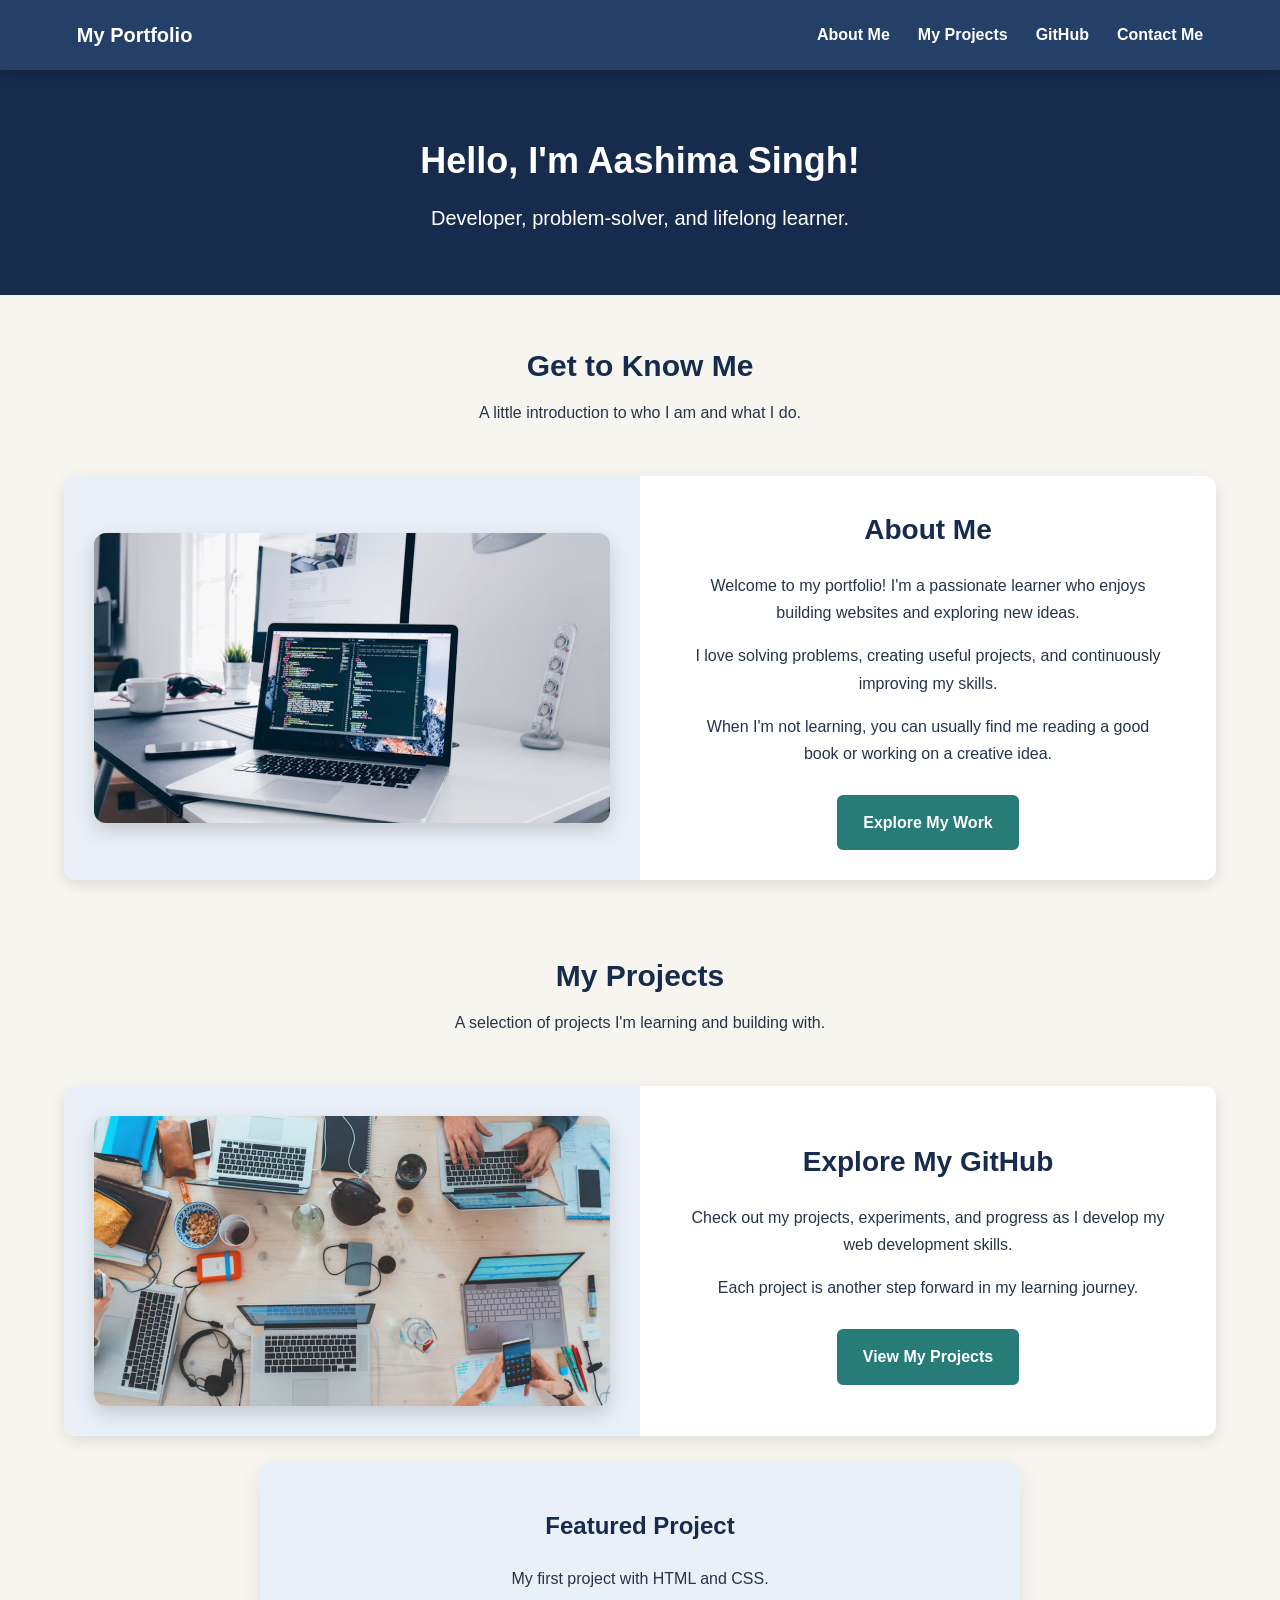
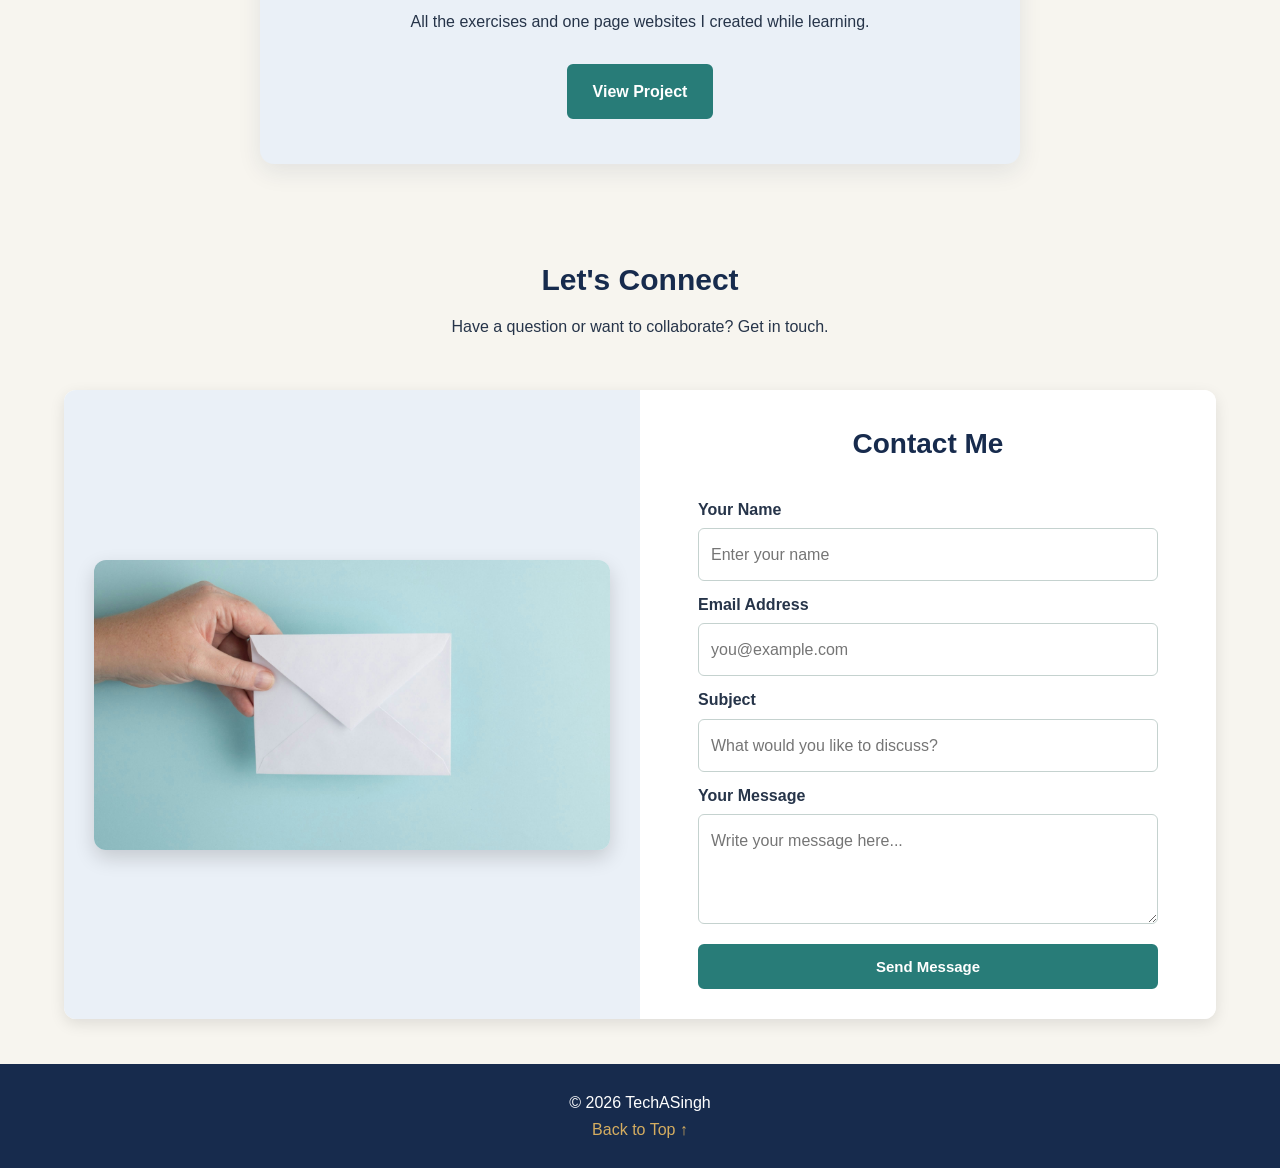
<file: Portfolio-Website/index.html>
<!DOCTYPE html>
<html lang="en">
<head>
    <meta charset="UTF-8">
    <meta name="viewport" content="width=device-width, initial-scale=1.0">
    <title>My Developer Portfolio</title>
    <link rel="stylesheet" href="css/style.css">
</head>
<body>
    <!-- NAVBAR -->
    <nav class="navbar">
        <a href="#home" class="logo">My Portfolio</a>
        <ul class="nav-links">
            <li><a href="#about">About Me</a></li>
            <li><a href="#projects">My Projects</a></li>
            <li>
                <a href="https://github.com/TechASingh/HTML-and-CSS-Projects" target="_blank">GitHub</a>
            </li>
            <li><a href="#contact">Contact Me</a></li>
        </ul>
    </nav>
    <!-- HEADER -->
    <header class="intro" id="home">
        <h1>Hello, I'm Aashima Singh!</h1>
        <p>Developer, problem-solver, and lifelong learner.</p>
    </header>
    <!-- ABOUT ME -->
    <section id="about">
        <div class="section-heading">
            <h2>Get to Know Me</h2>
            <p>A little introduction to who I am and what I do.</p>
        </div>
        <div class="card">
            <div class="card-image">
                <img src="images/Laptop1.png" alt="Laptop Image">
            </div>
            <div class="card-content">
                <h2>About Me</h2>
                <p>Welcome to my portfolio! I'm a passionate learner who enjoys building websites and exploring new ideas.</p>
                <p>I love solving problems, creating useful projects, and continuously improving my skills.</p>
                <p>When I'm not learning, you can usually find me reading a good book or working on a creative idea.</p>
                <a href="#projects" class="btn">Explore My Work</a>
            </div>
        </div>
    </section>
    <!-- PROJECTS -->
    <section id="projects">
        <div class="section-heading">
            <h2>My Projects</h2>
            <p>A selection of projects I'm learning and building with.</p>
        </div>
        <!-- Row 1: white text card -->
        <div class="card">
            <div class="card-image">
                <img src="images/Laptop2.png" alt="Laptop Image 2">
            </div>
            <div class="card-content">
                <h2>Explore My GitHub</h2>
                <p>Check out my projects, experiments, and progress as I develop my web development skills.</p>
                <p>Each project is another step forward in my learning journey.</p>
                <a href="https://github.com/TechASingh/HTML-and-CSS-Projects" target="_blank" class="btn">View My Projects</a>
            </div>
        </div>
        <!-- Featured project: one centered card without an image -->
        <div class="featured-project">
            <h2>Featured Project</h2>
            <p>My first project with HTML and CSS.</p>
            <p>All the exercises and one page websites I created while learning.</p>
            <a href="https://github.com/TechASingh/HTML-and-CSS-Projects" target="_blank" class="btn">View Project</a>
        </div>
    </section>
    <!-- CONTACT -->
    <section id="contact">
        <div class="section-heading">
            <h2>Let's Connect</h2>
            <p>Have a question or want to collaborate? Get in touch.</p>
        </div>
        <div class="card contact-card">
            <div class="card-image">
                <img src="images/EmailImage.jpg" alt="Email Image">
            </div>
            <div class="card-content">
                <h2>Contact Me</h2>
                <form class="contact-form" action="#" method="post">
                    <label for="name">Your Name</label>
                    <input type="text" id="name" name="name" placeholder="Enter your name" required>
                    <label for="email">Email Address</label>
                    <input type="email" id="email" name="email" placeholder="you@example.com" required>
                    <label for="subject">Subject</label>
                    <input type="text" id="subject" name="subject" placeholder="What would you like to discuss?" required>
                    <label for="message">Your Message</label>
                    <textarea id="message" name="message" placeholder="Write your message here..." required></textarea>
                    <button type="submit" class="btn">Send Message</button>
                </form>
            </div>
        </div>
    </section>
    <!-- FOOTER -->
    <footer>
        <p>&copy; 2026 TechASingh</p>
        <p><a href="#home">Back to Top ↑</a></p>
    </footer>
</body>
</html>
</file>
<file: Portfolio-Website/css/style.css>
/* COLOUR PALETTE  */
:root {
    --navbarColor: #243f68;
    --headingColor: #172b4d;
    --textColor: #263449;
    --pageColor: #f7f5ef;
    --cardColor: #ffffff;
    --imageCardColor: #eaf0f7;
    --buttonColor: #287c78;
    --highlightColor: #d5ad60;
}

/* GENERAL STYLES  */
* {
    margin: 0;
    padding: 0;
    box-sizing: border-box;
}

html {
    scroll-behavior: smooth;
}

body {
    font-family: Arial, Helvetica, sans-serif;
    background-color: var(--pageColor);
    color: var(--textColor);
    line-height: 1.7;
}

/* NAVBAR */
.navbar {
    position: sticky;
    top: 0;
    z-index: 1000;
    background-color: var(--navbarColor);
    padding: 18px 6%;
    display: flex;
    justify-content: space-between;
    align-items: center;
    gap: 20px;
    box-shadow: 0 4px 15px rgba(0, 0, 0, 0.2);
}

.logo {
    color: white;
    font-size: 20px;
    font-weight: bold;
    text-decoration: none;
    /* white-space: nowrap; */
}

.nav-links {
    display: flex;
    flex-wrap: wrap;
    justify-content: flex-end;
    gap: 28px;
    list-style: none;
}

.nav-links a {
    color: white;
    text-decoration: none;
    font-weight: bold;
}

.nav-links a:hover {
    color: var(--highlightColor);
}

/* INTRO SECTION */
.intro {
      padding: 60px 20px;
    background-color: var(--headingColor);
    color: white;
    text-align: center;
}

.intro h1 {
     font-size: 36px;
    margin-bottom: 10px;
    animation: fadeIn 1s ease both;
}

.intro p {
    font-size: 20px;
    animation: fadeIn 1.5s ease both;
}

.intro span {
    color: var(--highlightColor);
}

/* SECTION HEADINGS */
.section-heading {
    text-align: center;
    padding: 45px 20px 25px;
}

.section-heading h2 {
    color: var(--headingColor);
    font-size: 30px;
    animation: fadeIn 1s ease both;
}

.section-heading p {
    margin-top: 8px;
}

/*  IMAGE AND TEXT CARDS */
.card {
     display: flex;
    align-items: stretch;
    margin: 25px 5%;
    background-color: var(--cardColor);
    border-radius: 12px;
    overflow: hidden;
    box-shadow: 0 5px 15px rgba(0, 0, 0, 0.1);
}

.card-image, .card-content {
    width: 50%;
    padding: 30px;
    display: flex;
    flex-direction: column;
    justify-content: center;
    align-items: center;
    text-align: center;
}

.card-image {
    background-color: var(--imageCardColor);
    overflow: hidden;
}

.card-image img {
    width: 100%;
    max-width: 520px;
    height: 290px;
    object-fit: cover;
    border-radius: 12px;
    box-shadow: 0 8px 20px rgba(0, 0, 0, 0.16);
    transition: transform 0.6s ease, box-shadow 0.4s ease;
}

.card-image img:hover {
    transform: perspective(800px) rotateY(8deg) rotateZ(-1deg) scale(1.04);
    box-shadow: 0 14px 28px rgba(0, 0, 0, 0.22);
}

.card-content {
    background-color: white;
    animation: fadeIn 1.1s ease both;
}

.card-content h2 {
    color: var(--headingColor);
    font-size: 28px;
    margin-bottom: 18px;
}

.card-content p {
    max-width: 480px;
    margin-bottom: 16px;
}

/* Alternating cards */
.card.reverse .card-image {
    order: 2;
}

.card.reverse .card-content {
    order: 1;
    background-color: var(--imageCardColor);
}


/* FEATURED PROJECT CARD  */
.featured-project {
    width: min(90%, 760px);
    margin: 25px auto 45px;
    padding: 45px 35px;
    border-radius: 14px;
    background-color: var(--imageCardColor);
    box-shadow: 0 8px 25px rgba(23, 43, 77, 0.09);
    display: flex;
    flex-direction: column;
    justify-content: center;
    align-items: center;
    text-align: center;
    animation: fadeIn 1.1s ease both;
}

.featured-project h2 {
    color: var(--headingColor);
    margin-bottom: 18px;
}

.featured-project p {
    max-width: 560px;
    margin-bottom: 16px;
}

/* BUTTONS */
.btn {
    display: inline-block;
    margin-top: 12px;
    padding: 12px 24px;
    border-radius: 6px;
    background-color: var(--buttonColor);
    color: white;
    text-decoration: none;
    font-weight: bold;
    border: 2px solid var(--buttonColor);
    cursor: pointer;
    transition: background-color 0.3s ease, transform 0.3s ease;
}

.btn:hover {
    background-color: var(--navbarColor);
}

/* CONTACT FORM */
.contact-card {
    background-color: white;
}

.contact-form {
    width: 100%;
    max-width: 460px;
    text-align: left;
}

.contact-form label {
    display: block;
    font-weight: bold;
    margin: 10px 0 5px;
}

.contact-form input, .contact-form textarea {
    width: 100%;
    padding: 12px;
    border: 1px solid #c5d2cf;
    border-radius: 6px;
    font: inherit;
    background-color: white;
}

/* Focus border matches the navbar */
.contact-form input:focus, .contact-form textarea:focus {
    outline: 2px solid var(--navbarColor);
    box-shadow: 0 0 0 3px rgba(36, 63, 104, 0.15);
}

.contact-form textarea {
    resize: vertical;
    min-height: 110px;
}

.contact-form .btn {
    width: 100%;
    font-size: 15px;
}

/* FOOTER */
footer {
    background-color: var(--headingColor);
    color: white;
    text-align: center;
    padding: 25px 15px;
    margin-top: 45px;
}

footer a {
    color: var(--highlightColor);
    text-decoration: none;
}

/* ANIMATIONS */
@keyframes fadeIn {
    from {
        opacity: 0;
        transform: translateY(18px);
    }

    to {
        opacity: 1;
        transform: translateY(0);
    }
}
</file>
